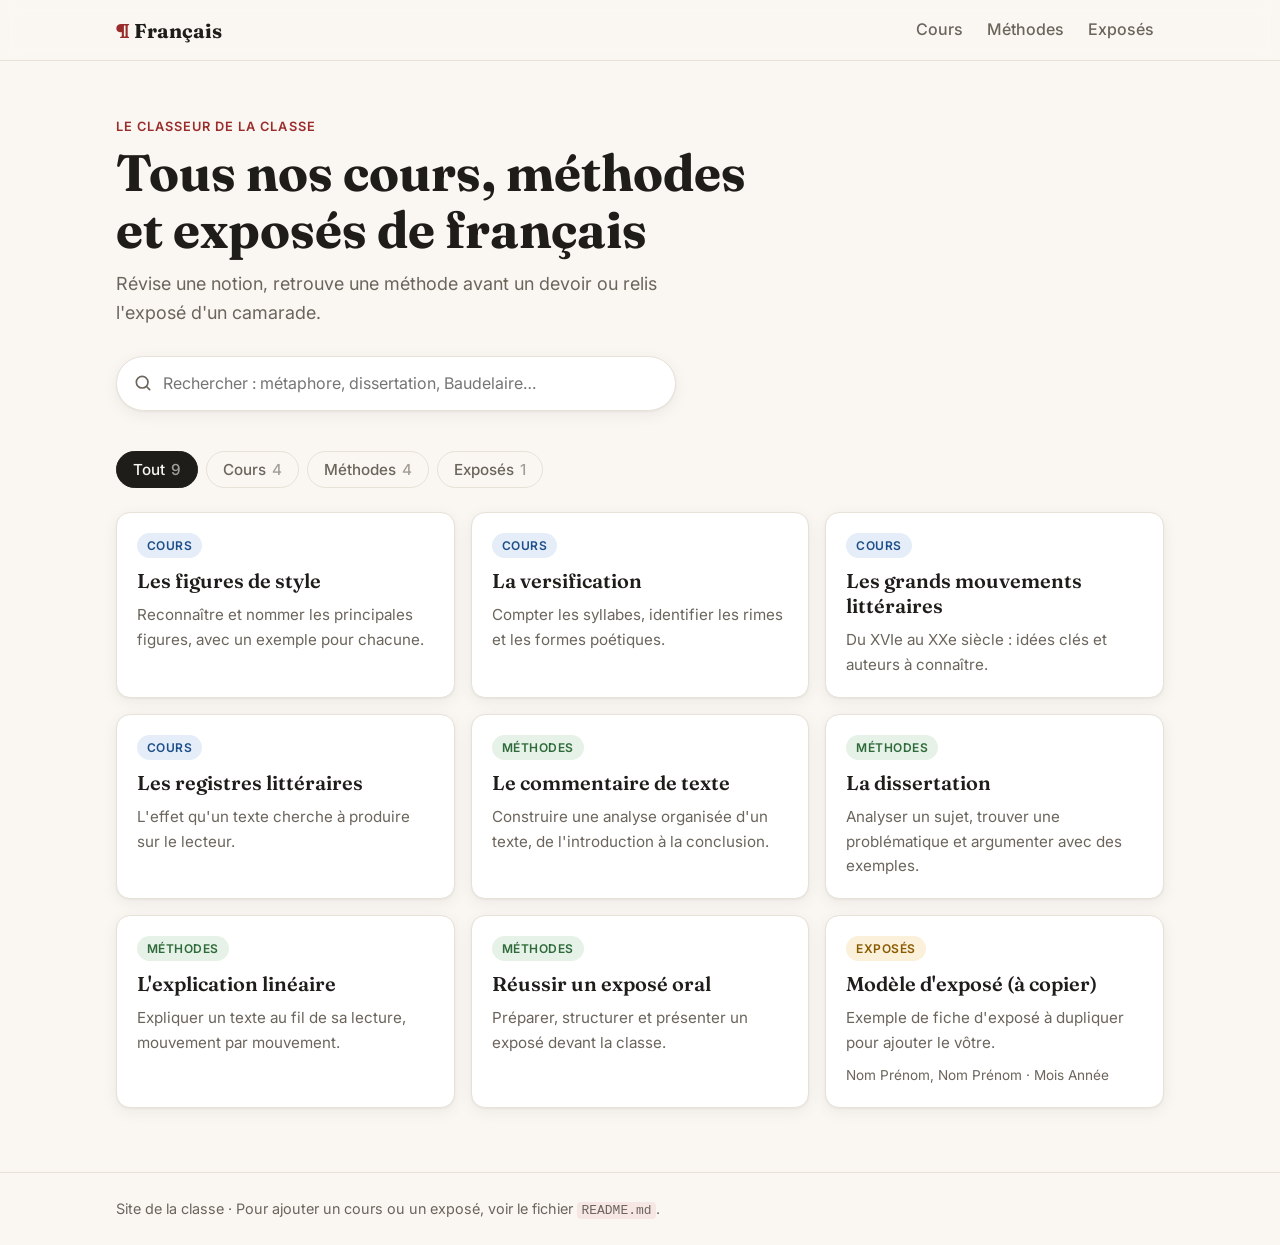
<file: site-francais/index.html>
<!doctype html>
<html lang="fr">
<head>
  <meta charset="utf-8">
  <meta name="viewport" content="width=device-width, initial-scale=1">
  <title>Français — Cours, méthodes et exposés</title>
  <meta name="description" content="Tous les cours, méthodes et exposés de français de la classe, au même endroit.">
  <link rel="preconnect" href="https://fonts.googleapis.com">
  <link rel="preconnect" href="https://fonts.gstatic.com" crossorigin>
  <link href="https://fonts.googleapis.com/css2?family=Fraunces:opsz,wght@9..144,500;9..144,700&family=Inter:wght@400;500;600&display=swap" rel="stylesheet">
  <link rel="stylesheet" href="assets/style.css">
</head>
<body>
  <header class="site-header">
    <div class="wrap header-inner">
      <a class="logo" href="index.html"><span class="logo-mark">¶</span> Français</a>
      <nav class="main-nav" aria-label="Catégories">
        <a href="#cours" data-filtre="cours">Cours</a>
        <a href="#methodes" data-filtre="methodes">Méthodes</a>
        <a href="#exposes" data-filtre="exposes">Exposés</a>
      </nav>
    </div>
  </header>

  <main>
    <section class="hero">
      <div class="wrap">
        <p class="eyebrow">Le classeur de la classe</p>
        <h1>Tous nos cours, méthodes et exposés de français</h1>
        <p class="lead">Révise une notion, retrouve une méthode avant un devoir ou relis l'exposé d'un camarade.</p>
        <label class="search">
          <span class="visually-hidden">Rechercher</span>
          <svg aria-hidden="true" viewBox="0 0 24 24" width="20" height="20"><circle cx="11" cy="11" r="7" fill="none" stroke="currentColor" stroke-width="2"/><path d="m20 20-3.5-3.5" stroke="currentColor" stroke-width="2" stroke-linecap="round"/></svg>
          <input id="recherche" type="search" placeholder="Rechercher : métaphore, dissertation, Baudelaire…" autocomplete="off">
        </label>
      </div>
    </section>

    <section class="wrap">
      <div class="tabs" role="tablist" aria-label="Filtrer par catégorie">
        <button role="tab" data-filtre="tout" aria-selected="true">Tout <span class="count" data-count="tout"></span></button>
        <button role="tab" data-filtre="cours" aria-selected="false">Cours <span class="count" data-count="cours"></span></button>
        <button role="tab" data-filtre="methodes" aria-selected="false">Méthodes <span class="count" data-count="methodes"></span></button>
        <button role="tab" data-filtre="exposes" aria-selected="false">Exposés <span class="count" data-count="exposes"></span></button>
      </div>
      <div id="liste" class="grid" aria-live="polite"></div>
      <p id="vide" class="empty" hidden>Aucun résultat. Essaie un autre mot.</p>
    </section>
  </main>

  <footer class="site-footer">
    <div class="wrap">Site de la classe · Pour ajouter un cours ou un exposé, voir le fichier <code>README.md</code>.</div>
  </footer>

  <script src="assets/contenu.js"></script>
  <script src="assets/app.js"></script>
</body>
</html>
</file>
<file: site-francais/assets/style.css>
:root {
  --bg: #faf7f2;
  --surface: #ffffff;
  --text: #1f1d1a;
  --muted: #6b655c;
  --border: #e7e1d7;
  --accent: #9b2c2c;
  --accent-soft: #f6e7e4;
  --cours: #1d4e89;
  --cours-soft: #e5eef8;
  --methodes: #2f6b3a;
  --methodes-soft: #e6f2e8;
  --exposes: #8a5a00;
  --exposes-soft: #fbf0d9;
  --radius: 14px;
  --shadow: 0 1px 2px rgba(31, 29, 26, .05), 0 4px 16px rgba(31, 29, 26, .06);
  --serif: "Fraunces", Georgia, serif;
  --sans: "Inter", system-ui, -apple-system, "Segoe UI", sans-serif;
}

@media (prefers-color-scheme: dark) {
  :root {
    --bg: #161513;
    --surface: #201f1c;
    --text: #efebe4;
    --muted: #a39c91;
    --border: #34322d;
    --accent: #e48a7e;
    --accent-soft: #3a2421;
    --cours: #8bb8ee;
    --cours-soft: #1c2a3b;
    --methodes: #8fcf9b;
    --methodes-soft: #1d2f21;
    --exposes: #e8bd63;
    --exposes-soft: #352a14;
    --shadow: 0 1px 2px rgba(0, 0, 0, .3), 0 4px 16px rgba(0, 0, 0, .25);
  }
}

* { box-sizing: border-box; }

html { scroll-behavior: smooth; }

body {
  margin: 0;
  background: var(--bg);
  color: var(--text);
  font: 16px/1.6 var(--sans);
  -webkit-font-smoothing: antialiased;
}

a { color: var(--accent); }
code { font-size: .9em; background: var(--accent-soft); padding: .1em .35em; border-radius: 4px; }

.wrap { max-width: 1080px; margin: 0 auto; padding: 0 16px; }

.visually-hidden {
  position: absolute; width: 1px; height: 1px; overflow: hidden;
  clip: rect(0 0 0 0); white-space: nowrap;
}

/* En-tête */
.site-header {
  position: sticky; top: 0; z-index: 10;
  background: color-mix(in srgb, var(--bg) 88%, transparent);
  backdrop-filter: blur(8px);
  border-bottom: 1px solid var(--border);
}
.header-inner { display: flex; align-items: center; justify-content: space-between; height: 60px; gap: 16px; }
.logo { font: 700 1.25rem var(--serif); color: var(--text); text-decoration: none; }
.logo-mark { color: var(--accent); }
.main-nav { display: flex; gap: 4px; }
.main-nav a {
  color: var(--muted); text-decoration: none; font-weight: 500;
  padding: 6px 10px; border-radius: 8px;
}
.main-nav a:hover { color: var(--text); background: var(--surface); }

/* Accueil */
.hero { padding: 56px 0 32px; }
.eyebrow { color: var(--accent); font-weight: 600; text-transform: uppercase; letter-spacing: .08em; font-size: .8rem; margin: 0 0 8px; }
.hero h1 { font: 700 clamp(2rem, 5vw, 3.2rem)/1.1 var(--serif); margin: 0 0 12px; max-width: 18ch; }
.lead { color: var(--muted); font-size: 1.125rem; max-width: 55ch; margin: 0 0 28px; }

.search {
  display: flex; align-items: center; gap: 10px;
  max-width: 560px; padding: 0 16px;
  background: var(--surface); border: 1px solid var(--border); border-radius: 999px;
  box-shadow: var(--shadow); color: var(--muted);
}
.search:focus-within { border-color: var(--accent); }
.search input {
  flex: 1; border: 0; outline: 0; background: transparent; color: var(--text);
  font: inherit; padding: 14px 0; min-width: 0;
}

.tabs { display: flex; flex-wrap: wrap; gap: 8px; margin: 8px 0 24px; }
.tabs button {
  font: 500 .95rem var(--sans); color: var(--muted); cursor: pointer;
  background: transparent; border: 1px solid var(--border); border-radius: 999px;
  padding: 8px 16px; transition: background .15s, color .15s;
}
.tabs button:hover { color: var(--text); background: var(--surface); }
.tabs button[aria-selected="true"] { background: var(--text); color: var(--bg); border-color: var(--text); }
.count { opacity: .6; margin-left: 2px; }

.grid { display: grid; grid-template-columns: repeat(auto-fill, minmax(280px, 1fr)); gap: 16px; padding-bottom: 64px; }

.carte {
  display: flex; flex-direction: column; gap: 10px;
  background: var(--surface); border: 1px solid var(--border); border-radius: var(--radius);
  padding: 20px; text-decoration: none; color: inherit; box-shadow: var(--shadow);
  transition: transform .15s, border-color .15s;
}
.carte:hover { transform: translateY(-2px); border-color: var(--muted); }
.carte h3 { font: 600 1.25rem/1.25 var(--serif); margin: 0; }
.carte p { color: var(--muted); margin: 0; font-size: .95rem; }
.carte .meta { margin-top: auto; font-size: .85rem; color: var(--muted); }

.badge {
  align-self: flex-start; font-size: .75rem; font-weight: 600; letter-spacing: .04em;
  text-transform: uppercase; padding: 3px 10px; border-radius: 999px;
}
.badge.cours { color: var(--cours); background: var(--cours-soft); }
.badge.methodes { color: var(--methodes); background: var(--methodes-soft); }
.badge.exposes { color: var(--exposes); background: var(--exposes-soft); }

.empty { text-align: center; color: var(--muted); padding: 48px 0; }

/* Fiche */
.fiche-wrap { max-width: 760px; padding-top: 40px; padding-bottom: 64px; }
.fil { font-size: .9rem; color: var(--muted); margin-bottom: 16px; }
.fil a { color: var(--muted); }
.fiche h1 { font: 700 clamp(1.9rem, 4.5vw, 2.6rem)/1.15 var(--serif); margin: 12px 0 8px; }
.fiche .resume { color: var(--muted); font-size: 1.1rem; margin: 0 0 8px; }
.fiche .meta { color: var(--muted); font-size: .9rem; margin-bottom: 8px; }
.actions { display: flex; flex-wrap: wrap; gap: 8px; margin: 16px 0 8px; }
.bouton {
  display: inline-flex; align-items: center; gap: 6px; cursor: pointer;
  font: 500 .9rem var(--sans); color: var(--text); text-decoration: none;
  background: var(--surface); border: 1px solid var(--border); border-radius: 8px; padding: 8px 14px;
}
.bouton:hover { border-color: var(--muted); }

.contenu { border-top: 1px solid var(--border); margin-top: 24px; padding-top: 8px; }
.contenu h2 { font: 600 1.5rem/1.3 var(--serif); margin: 36px 0 12px; }
.contenu h3 { font-size: 1.05rem; margin: 24px 0 8px; }
.contenu li { margin: 4px 0; }
.contenu blockquote {
  margin: 16px 0; padding: 12px 18px; border-left: 3px solid var(--accent);
  background: var(--accent-soft); border-radius: 0 8px 8px 0; font-style: italic;
}
.contenu .astuce {
  margin: 20px 0; padding: 14px 18px; border-radius: 10px;
  background: var(--methodes-soft); border: 1px solid color-mix(in srgb, var(--methodes) 25%, transparent);
}
.contenu .astuce::before { content: "Astuce · "; font-weight: 600; color: var(--methodes); }
.contenu table { width: 100%; border-collapse: collapse; margin: 16px 0; font-size: .95rem; display: block; overflow-x: auto; }
.contenu th, .contenu td { text-align: left; padding: 10px 12px; border-bottom: 1px solid var(--border); vertical-align: top; }
.contenu th { font-weight: 600; background: var(--surface); }

.voisins { display: grid; grid-template-columns: 1fr 1fr; gap: 12px; margin-top: 48px; }
.voisins a {
  display: block; padding: 14px 16px; border: 1px solid var(--border); border-radius: 10px;
  text-decoration: none; color: var(--text); background: var(--surface);
}
.voisins a:hover { border-color: var(--muted); }
.voisins small { display: block; color: var(--muted); }
.voisins .suivant { text-align: right; grid-column: 2; }

.site-footer { border-top: 1px solid var(--border); color: var(--muted); font-size: .9rem; padding: 24px 0; }

@media (max-width: 560px) {
  .main-nav a { padding: 6px 6px; font-size: .9rem; }
  .hero { padding-top: 36px; }
  .voisins { grid-template-columns: 1fr; }
  .voisins .suivant { grid-column: 1; }
}

@media print {
  .site-header, .site-footer, .actions, .voisins { display: none; }
  body { background: #fff; color: #000; }
  .fiche-wrap { padding: 0; max-width: none; }
}
</file>
